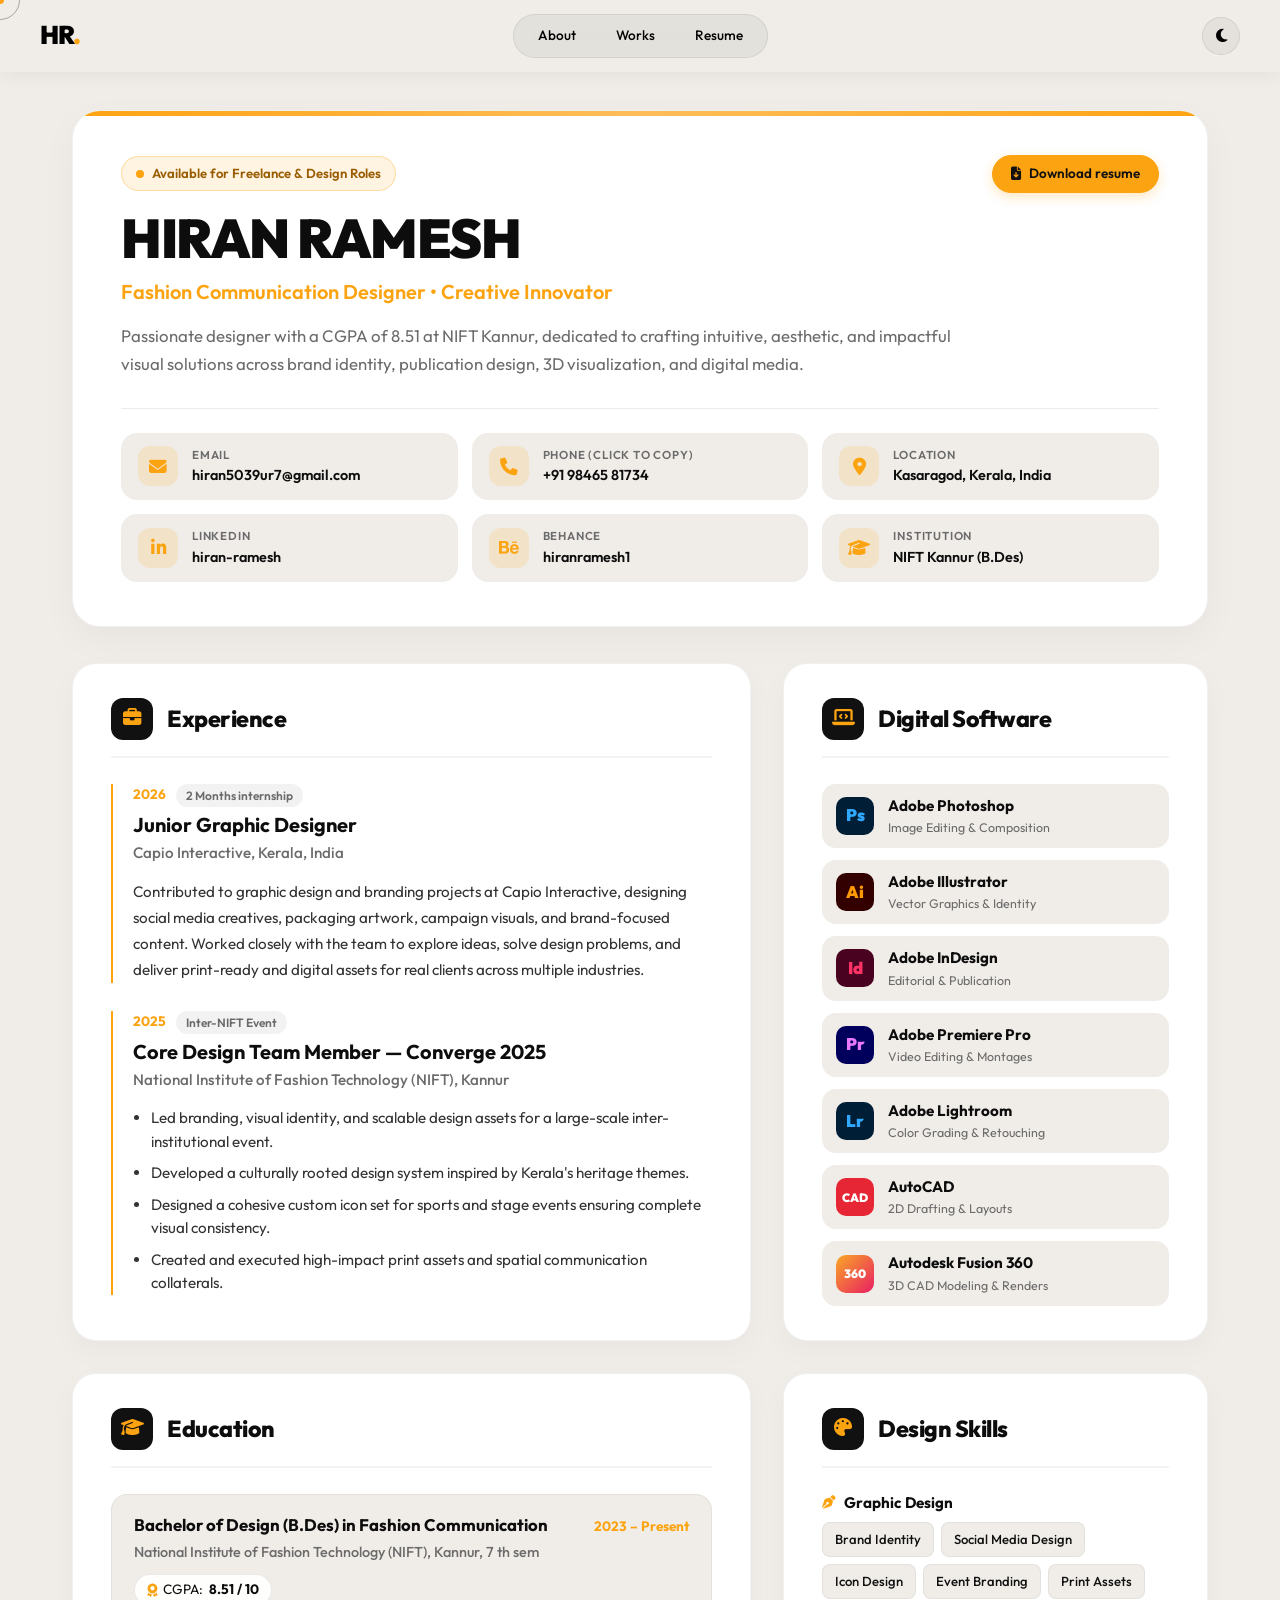
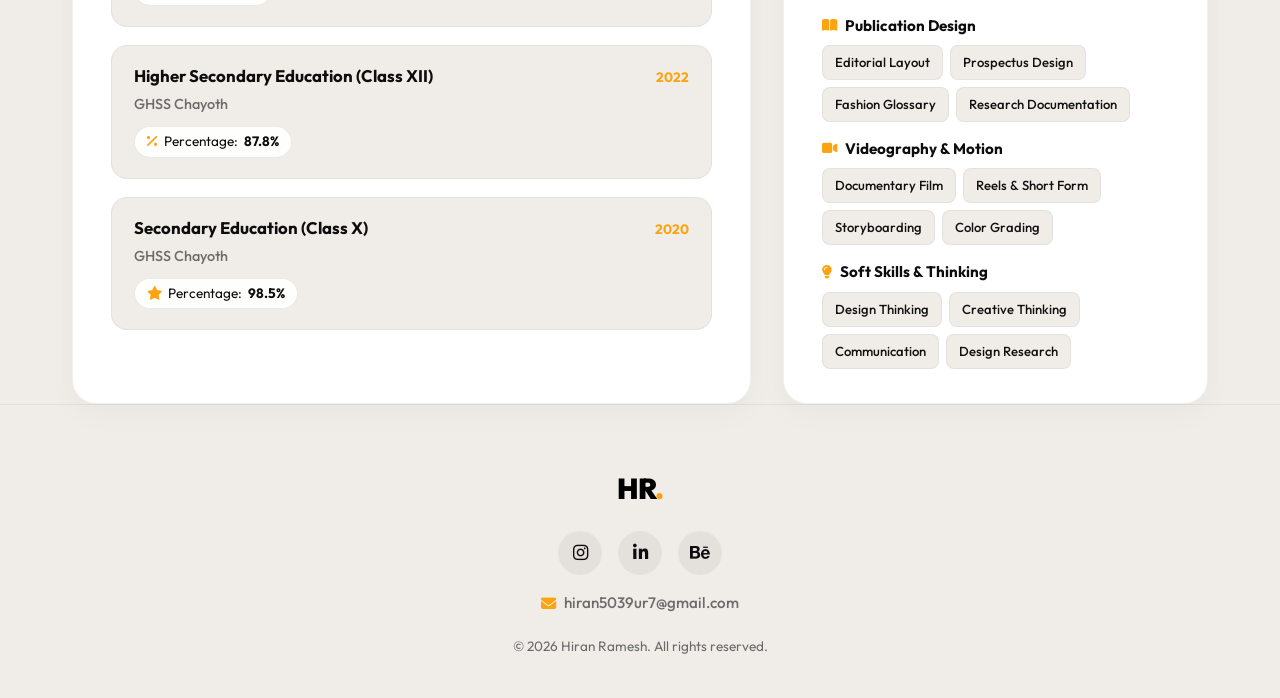
<file: resume.html>
<!DOCTYPE html>
<html lang="en">

<head>
    <meta charset="UTF-8">
    <meta name="viewport" content="width=device-width, initial-scale=1.0">
    <title>Hiran Ramesh | Resume &amp; Curriculum Vitae</title>
    <meta name="description"
        content="Resume of Hiran Ramesh - Fashion Communication Designer, Creative Strategist, and Visual Innovator at NIFT Kannur.">
    <meta name="theme-color" content="#f0ede8">
    <meta property="og:title" content="Hiran Ramesh | Resume &amp; Curriculum Vitae">
    <meta property="og:description"
        content="Portfolio &amp; Resume of Hiran Ramesh, Fashion Communication Designer at NIFT Kannur.">
    <meta property="og:type" content="website">

    <link rel="stylesheet" href="style.css">
    <link rel="preconnect" href="https://fonts.googleapis.com">
    <link rel="preconnect" href="https://fonts.gstatic.com" crossorigin>
    <link href="https://fonts.googleapis.com/css2?family=Outfit:wght@300;400;500;600;700;800;900&display=swap"
        rel="stylesheet">
    <link rel="stylesheet" href="https://cdnjs.cloudflare.com/ajax/libs/font-awesome/6.4.0/css/all.min.css">
    <!-- Theme Initialization (Prevents flash of wrong theme) -->
    <script>
        (function () {
            const savedTheme = localStorage.getItem('portfolio-theme');
            const prefersDark = window.matchMedia && window.matchMedia('(prefers-color-scheme: dark)').matches;
            if (savedTheme === 'dark' || (!savedTheme && prefersDark)) {
                document.documentElement.setAttribute('data-theme', 'dark');
            } else {
                document.documentElement.setAttribute('data-theme', 'light');
            }
        })();
    </script>
</head>

<body class="resume-page-body">
    <!-- Custom Cursor -->
    <div class="cursor-dot" data-cursor-dot></div>
    <div class="cursor-outline" data-cursor-outline></div>

    <!-- Navigation Bar -->
    <nav class="hero-navbar scrolled">
        <div class="hero-nav-inner">
            <a href="index.html" class="logo">HR<span>.</span></a>
            <ul class="hero-nav-links">
                <li><a href="about.html">About</a></li>
                <li><a href="index.html#works">Works</a></li>
                <li><a href="resume.html" class="resume-btn active">Resume</a></li>
            </ul>
            <div class="nav-right-actions">
                <button class="dark-mode-toggle" id="darkModeToggle" aria-label="Toggle dark mode" title="Toggle dark mode">
                    <i class="fa-solid fa-moon"></i>
                </button>
                <button class="hamburger" aria-label="Toggle navigation menu">
                    <span class="bar"></span>
                    <span class="bar"></span>
                    <span class="bar"></span>
                </button>
            </div>
        </div>
    </nav>

    <!-- Main Container -->
    <main class="resume-main-wrapper">
        <div class="container resume-content-container">

            <!-- Header Profile Card -->
            <header class="resume-header-card">
                <div class="resume-header-main">
                    <div class="resume-header-titles">
                        <div class="resume-header-top-row">
                            <div class="resume-status-badge">
                                <span class="pulse-dot"></span> Available for Freelance &amp; Design Roles
                            </div>
                            <a href="Hiran_Ramesh_Resume.pdf?v=2" download="Hiran_Ramesh_Resume.pdf" target="_blank" rel="noopener noreferrer" class="btn-resume-action primary" title="Download PDF Version">
                                <i class="fa-solid fa-file-arrow-down"></i> Download resume
                            </a>
                        </div>
                        <h1 class="resume-name">HIRAN RAMESH</h1>
                        <p class="resume-tagline">Fashion Communication Designer &bull; Creative Innovator</p>
                        <p class="resume-bio">
                            Passionate designer with a CGPA of 8.51 at NIFT Kannur, dedicated to crafting intuitive, aesthetic, and impactful visual solutions across brand identity, publication design, 3D visualization, and digital media.
                        </p>
                    </div>

                    <!-- Contact Details Matrix -->
                    <div class="resume-contact-matrix">
                        <a href="mailto:hiran5039ur7@gmail.com" class="resume-contact-item">
                            <div class="contact-item-icon"><i class="fa-solid fa-envelope"></i></div>
                            <div class="contact-item-info">
                                <span class="label">Email</span>
                                <span class="val">hiran5039ur7@gmail.com</span>
                            </div>
                        </a>
                        <div class="resume-contact-item clickable-phone" id="copyPhoneResume" role="button" tabindex="0" title="Click to copy phone number">
                            <div class="contact-item-icon"><i class="fa-solid fa-phone"></i></div>
                            <div class="contact-item-info">
                                <span class="label">Phone (Click to copy)</span>
                                <span class="val">+91 98465 81734</span>
                            </div>
                        </div>
                        <div class="resume-contact-item">
                            <div class="contact-item-icon"><i class="fa-solid fa-location-dot"></i></div>
                            <div class="contact-item-info">
                                <span class="label">Location</span>
                                <span class="val">Kasaragod, Kerala, India</span>
                            </div>
                        </div>
                        <a href="https://www.linkedin.com/in/hiran-ramesh-b603812b6" target="_blank" rel="noopener noreferrer" class="resume-contact-item">
                            <div class="contact-item-icon"><i class="fa-brands fa-linkedin-in"></i></div>
                            <div class="contact-item-info">
                                <span class="label">LinkedIn</span>
                                <span class="val">hiran-ramesh</span>
                            </div>
                        </a>
                        <a href="https://www.behance.net/hiranramesh1" target="_blank" rel="noopener noreferrer" class="resume-contact-item">
                            <div class="contact-item-icon"><i class="fa-brands fa-behance"></i></div>
                            <div class="contact-item-info">
                                <span class="label">Behance</span>
                                <span class="val">hiranramesh1</span>
                            </div>
                        </a>
                        <div class="resume-contact-item">
                            <div class="contact-item-icon"><i class="fa-solid fa-graduation-cap"></i></div>
                            <div class="contact-item-info">
                                <span class="label">Institution</span>
                                <span class="val">NIFT Kannur (B.Des)</span>
                            </div>
                        </div>
                    </div>
                </div>
            </header>

            <!-- Resume Two-Column Grid -->
            <div class="resume-layout-grid">

                <!-- Left / Primary Column -->
                <div class="resume-column-primary">

                    <!-- Experience Section -->
                    <section class="resume-card-block">
                        <div class="resume-block-header">
                            <div class="block-icon"><i class="fa-solid fa-briefcase"></i></div>
                            <h2>Experience</h2>
                        </div>
                        <div class="resume-timeline">

                            <!-- Internship -->
                            <div class="resume-timeline-item">
                                <div class="timeline-meta">
                                    <span class="timeline-date">2026</span>
                                    <span class="timeline-type-pill">2 Months internship</span>
                                </div>
                                <h3 class="timeline-role">Junior Graphic Designer</h3>
                                <div class="timeline-org">Capio Interactive, Kerala, India</div>
                                <p class="timeline-desc">
                                    Contributed to graphic design and branding projects at Capio Interactive, designing social media creatives, packaging artwork, campaign visuals, and brand-focused content. Worked closely with the team to explore ideas, solve design problems, and deliver print-ready and digital assets for real clients across multiple industries.
                                </p>
                            </div>

                            <!-- Converge 2025 -->
                            <div class="resume-timeline-item">
                                <div class="timeline-meta">
                                    <span class="timeline-date">2025</span>
                                    <span class="timeline-type-pill">Inter-NIFT Event</span>
                                </div>
                                <h3 class="timeline-role">Core Design Team Member &mdash; Converge 2025</h3>
                                <div class="timeline-org">National Institute of Fashion Technology (NIFT), Kannur</div>
                                <ul class="timeline-bullets">
                                    <li>Led branding, visual identity, and scalable design assets for a large-scale inter-institutional event.</li>
                                    <li>Developed a culturally rooted design system inspired by Kerala's heritage themes.</li>
                                    <li>Designed a cohesive custom icon set for sports and stage events ensuring complete visual consistency.</li>
                                    <li>Created and executed high-impact print assets and spatial communication collaterals.</li>
                                </ul>
                            </div>

                        </div>
                    </section>


                    <!-- Education Section -->
                    <section class="resume-card-block">
                        <div class="resume-block-header">
                            <div class="block-icon"><i class="fa-solid fa-graduation-cap"></i></div>
                            <h2>Education</h2>
                        </div>
                        <div class="resume-education-list">

                            <!-- Degree -->
                            <div class="resume-edu-item">
                                <div class="edu-top">
                                    <h3 class="edu-degree">Bachelor of Design (B.Des) in Fashion Communication</h3>
                                    <span class="edu-year">2023 &ndash; Present</span>
                                </div>
                                <div class="edu-institute">National Institute of Fashion Technology (NIFT), Kannur, 7 th sem</div>
                                <div class="edu-score-badge">
                                    <i class="fa-solid fa-award"></i> CGPA: <strong>8.51 / 10</strong>
                                </div>
                            </div>

                            <!-- Higher Secondary -->
                            <div class="resume-edu-item">
                                <div class="edu-top">
                                    <h3 class="edu-degree">Higher Secondary Education (Class XII)</h3>
                                    <span class="edu-year">2022</span>
                                </div>
                                <div class="edu-institute">GHSS Chayoth</div>
                                <div class="edu-score-badge">
                                    <i class="fa-solid fa-percent"></i> Percentage: <strong>87.8%</strong>
                                </div>
                            </div>

                            <!-- Secondary -->
                            <div class="resume-edu-item">
                                <div class="edu-top">
                                    <h3 class="edu-degree">Secondary Education (Class X)</h3>
                                    <span class="edu-year">2020</span>
                                </div>
                                <div class="edu-institute">GHSS Chayoth</div>
                                <div class="edu-score-badge">
                                    <i class="fa-solid fa-star"></i> Percentage: <strong>98.5%</strong>
                                </div>
                            </div>

                        </div>
                    </section>

                </div>

                <!-- Right / Secondary Column -->
                <div class="resume-column-secondary">

                    <!-- Digital Software & Tools -->
                    <section class="resume-card-block">
                        <div class="resume-block-header">
                            <div class="block-icon"><i class="fa-solid fa-laptop-code"></i></div>
                            <h2>Digital Software</h2>
                        </div>
                        <div class="software-skills-grid">
                            <div class="software-badge-item">
                                <span class="sw-chip adobe-ps">Ps</span>
                                <div class="sw-meta">
                                    <span class="sw-title">Adobe Photoshop</span>
                                    <span class="sw-sub">Image Editing &amp; Composition</span>
                                </div>
                            </div>
                            <div class="software-badge-item">
                                <span class="sw-chip adobe-ai">Ai</span>
                                <div class="sw-meta">
                                    <span class="sw-title">Adobe Illustrator</span>
                                    <span class="sw-sub">Vector Graphics &amp; Identity</span>
                                </div>
                            </div>
                            <div class="software-badge-item">
                                <span class="sw-chip adobe-id">Id</span>
                                <div class="sw-meta">
                                    <span class="sw-title">Adobe InDesign</span>
                                    <span class="sw-sub">Editorial &amp; Publication</span>
                                </div>
                            </div>
                            <div class="software-badge-item">
                                <span class="sw-chip adobe-pr">Pr</span>
                                <div class="sw-meta">
                                    <span class="sw-title">Adobe Premiere Pro</span>
                                    <span class="sw-sub">Video Editing &amp; Montages</span>
                                </div>
                            </div>
                            <div class="software-badge-item">
                                <span class="sw-chip adobe-lr">Lr</span>
                                <div class="sw-meta">
                                    <span class="sw-title">Adobe Lightroom</span>
                                    <span class="sw-sub">Color Grading &amp; Retouching</span>
                                </div>
                            </div>
                            <div class="software-badge-item">
                                <span class="sw-chip tool-cad">CAD</span>
                                <div class="sw-meta">
                                    <span class="sw-title">AutoCAD</span>
                                    <span class="sw-sub">2D Drafting &amp; Layouts</span>
                                </div>
                            </div>
                            <div class="software-badge-item">
                                <span class="sw-chip tool-fusion">360</span>
                                <div class="sw-meta">
                                    <span class="sw-title">Autodesk Fusion 360</span>
                                    <span class="sw-sub">3D CAD Modeling &amp; Renders</span>
                                </div>
                            </div>
                        </div>
                    </section>

                    <!-- Design Skills & Areas of Expertise -->
                    <section class="resume-card-block">
                        <div class="resume-block-header">
                            <div class="block-icon"><i class="fa-solid fa-palette"></i></div>
                            <h2>Design Skills</h2>
                        </div>
                        
                        <div class="skill-category-group">
                            <h4 class="category-heading"><i class="fa-solid fa-pen-nib"></i> Graphic Design</h4>
                            <div class="category-tags">
                                <span>Brand Identity</span>
                                <span>Social Media Design</span>
                                <span>Icon Design</span>
                                <span>Event Branding</span>
                                <span>Print Assets</span>
                            </div>
                        </div>

                        <div class="skill-category-group">
                            <h4 class="category-heading"><i class="fa-solid fa-book-open"></i> Publication Design</h4>
                            <div class="category-tags">
                                <span>Editorial Layout</span>
                                <span>Prospectus Design</span>
                                <span>Fashion Glossary</span>
                                <span>Research Documentation</span>
                            </div>
                        </div>

                        <div class="skill-category-group">
                            <h4 class="category-heading"><i class="fa-solid fa-video"></i> Videography &amp; Motion</h4>
                            <div class="category-tags">
                                <span>Documentary Film</span>
                                <span>Reels &amp; Short Form</span>
                                <span>Storyboarding</span>
                                <span>Color Grading</span>
                            </div>
                        </div>

                        <div class="skill-category-group">
                            <h4 class="category-heading"><i class="fa-solid fa-lightbulb"></i> Soft Skills &amp; Thinking</h4>
                            <div class="category-tags">
                                <span>Design Thinking</span>
                                <span>Creative Thinking</span>
                                <span>Communication</span>
                                <span>Design Research</span>
                            </div>
                        </div>
                    </section>

                </div>

            </div>

        </div>

    </main>

    <!-- Footer (same as index page) -->
    <footer>
        <div class="container footer-container">
            <div class="footer-logo">HR<span>.</span></div>
            <div class="footer-social">
                <a href="https://www.instagram.com/hiran_r_7?igsh=ZmttM2VwenZwdDdz&utm_source=qr-instagram"
                    target="_blank" rel="noopener noreferrer" aria-label="Instagram"><i
                        class="fa-brands fa-instagram"></i></a>
                <a href="https://www.linkedin.com/in/hiran-ramesh-b603812b6?utm_source=share_via&utm_content=profile&utm_medium=member_ios-linkedin"
                    target="_blank" rel="noopener noreferrer" aria-label="LinkedIn"><i
                        class="fa-brands fa-linkedin-in"></i></a>
                <a href="https://www.behance.net/hiranramesh1" target="_blank" rel="noopener noreferrer"
                    aria-label="Behance"><i class="fa-brands fa-behance"></i></a>
            </div>
            <div class="footer-email">
                <a href="mailto:hiran5039ur7@gmail.com"><i class="fa-solid fa-envelope"></i> hiran5039ur7@gmail.com</a>
            </div>
            <p class="copyright">&copy; 2026 Hiran Ramesh. All rights reserved.</p>
        </div>
    </footer>

    <!-- Copy Phone Toast Notification -->
    <div class="copy-toast" id="copyToast" aria-live="polite">
        <i class="fa-solid fa-check"></i> Number copied!
    </div>

    <!-- Scripts -->
    <script>
        // Custom Cursor Logic
        const cursorDot = document.querySelector('[data-cursor-dot]');
        const cursorOutline = document.querySelector('[data-cursor-outline]');

        if (window.matchMedia("(pointer: fine)").matches) {
            window.addEventListener('mousemove', (e) => {
                const posX = e.clientX;
                const posY = e.clientY;

                if (cursorDot) {
                    cursorDot.style.left = `${posX}px`;
                    cursorDot.style.top = `${posY}px`;
                }

                if (cursorOutline) {
                    cursorOutline.animate({
                        left: `${posX}px`,
                        top: `${posY}px`
                    }, { duration: 400, fill: "forwards" });
                }
            });

            // Hover effect for interactables
            const interactables = document.querySelectorAll('a, button, [role="button"], .resume-edu-item');
            interactables.forEach(link => {
                link.addEventListener('mouseenter', () => {
                    if (cursorOutline) {
                        cursorOutline.style.width = '55px';
                        cursorOutline.style.height = '55px';
                        cursorOutline.style.backgroundColor = 'rgba(252, 163, 17, 0.1)';
                    }
                });
                link.addEventListener('mouseleave', () => {
                    if (cursorOutline) {
                        cursorOutline.style.width = '40px';
                        cursorOutline.style.height = '40px';
                        cursorOutline.style.backgroundColor = 'transparent';
                    }
                });
            });
        }

        // Mobile Hamburger Toggle
        const hamburger = document.querySelector('.hamburger');
        const navLinks = document.querySelector('.hero-nav-links');

        if (hamburger && navLinks) {
            hamburger.addEventListener('click', () => {
                hamburger.classList.toggle('active');
                navLinks.classList.toggle('active');
            });

            document.querySelectorAll('.hero-nav-links a').forEach(n => n.addEventListener('click', () => {
                hamburger.classList.remove('active');
                navLinks.classList.remove('active');
            }));
        }

        // Copy Phone to Clipboard Logic
        (function () {
            const toast = document.getElementById('copyToast');
            const phoneNumber = '+919846581734';
            let toastTimer;

            function showToast() {
                if (!toast) return;
                clearTimeout(toastTimer);
                toast.classList.add('show');
                toastTimer = setTimeout(() => toast.classList.remove('show'), 2200);
            }

            function copyPhone() {
                if (navigator.clipboard && navigator.clipboard.writeText) {
                    navigator.clipboard.writeText(phoneNumber)
                        .then(showToast)
                        .catch(() => fallbackCopy());
                } else {
                    fallbackCopy();
                }
            }

            function fallbackCopy() {
                const ta = document.createElement('textarea');
                ta.value = phoneNumber;
                ta.style.position = 'fixed';
                ta.style.opacity = '0';
                document.body.appendChild(ta);
                ta.select();
                try {
                    document.execCommand('copy');
                    showToast();
                } catch (err) {
                    console.error('Copy failed', err);
                }
                document.body.removeChild(ta);
            }

            const phoneBtn = document.getElementById('copyPhoneResume');
            if (phoneBtn) {
                phoneBtn.addEventListener('click', copyPhone);
                phoneBtn.addEventListener('keydown', e => {
                    if (e.key === 'Enter' || e.key === ' ') {
                        e.preventDefault();
                        copyPhone();
                    }
                });
            }
        })();
    </script>
    <script src="script.js"></script>
</body>

</html>
</file>
<file: style.css>
/* --- CSS Variables & Theming --- */
:root {
    /* Colors */
    --bg-color: #f0ede8;
    --bg-secondary: #e8e4dc;
    --bg-tertiary: #dfdad0;

    --primary-color: #fca311;
    --primary-color-hover: #e5940e;

    --text-primary: #0d0d0d;
    --text-secondary: #6b6b6b;

    --border-color: rgba(0, 0, 0, 0.08);
    --card-bg: rgba(255, 255, 255, 0.6);

    /* Hero light palette */
    --hero-bg: #ffffff;
    --hero-text: #000000;
    --hero-muted: #000000;
    --hero-accent: #fca311;

    /* Typography */
    --font-main: 'Outfit', sans-serif;
    --font-heading: 'Outfit', sans-serif;

    /* Transitions */
    --transition: all 0.3s cubic-bezier(0.25, 0.8, 0.25, 1);
}

/* --- Dark Theme Variables --- */
[data-theme="dark"] {
    --bg-color: #0f1013;
    --bg-secondary: #17181e;
    --bg-tertiary: #20222a;

    --primary-color: #fca311;
    --primary-color-hover: #ffb833;

    --text-primary: #f5f5f7;
    --text-secondary: #9ea3ae;

    --border-color: rgba(255, 255, 255, 0.09);
    --card-bg: rgba(23, 24, 30, 0.72);

    /* Hero dark palette */
    --hero-bg: #0f1013;
    --hero-text: #ffffff;
    --hero-muted: #d4d4d8;
    --hero-accent: #fca311;
}

/* --- Base Reset --- */
* {
    margin: 0;
    padding: 0;
    box-sizing: border-box;
}

html {
    font-size: 16px;
    scrollbar-width: thin;
    scrollbar-color: var(--primary-color) rgba(0, 0, 0, 0.08);
}

/* --- Uniform Global Scrollbars --- */
::-webkit-scrollbar {
    width: 10px;
    height: 10px;
}

::-webkit-scrollbar-track {
    background: rgba(0, 0, 0, 0.05);
}

::-webkit-scrollbar-thumb {
    background: rgba(0, 0, 0, 0.22);
    border-radius: 8px;
    border: 2px solid transparent;
    background-clip: padding-box;
    transition: background 0.25s ease;
}

::-webkit-scrollbar-thumb:hover {
    background: var(--primary-color);
}

body {
    background-color: var(--bg-color);
    color: var(--text-primary);
    font-family: var(--font-main);
    line-height: 1.6;
    overflow-x: hidden;
}

ul {
    list-style: none;
}

a {
    text-decoration: none;
    color: inherit;
    transition: var(--transition);
}

/* --- Custom Cursor --- */
.cursor-dot {
    width: 8px;
    height: 8px;
    background-color: var(--primary-color);
    border-radius: 50%;
    position: fixed;
    top: 0;
    left: 0;
    transform: translate(-50%, -50%);
    pointer-events: none;
    z-index: 9999;
    transition: width 0.2s, height 0.2s;
}

.cursor-outline {
    width: 40px;
    height: 40px;
    border: 1px solid rgba(0, 0, 0, 0.3);
    border-radius: 50%;
    position: fixed;
    top: 0;
    left: 0;
    transform: translate(-50%, -50%);
    pointer-events: none;
    z-index: 9998;
    transition: width 0.2s, height 0.2s, background-color 0.2s, border-color 0.2s;
}

/* --- Typography & Utilities --- */
h1,
h2,
h3,
h4 {
    font-family: var(--font-main);
    font-weight: 700;
    line-height: 1.2;
}

.container {
    max-width: 1200px;
    margin: 0 auto;
    padding: 0 2rem;
}

.section-padding {
    padding: 100px 0;
}

.section-header {
    text-align: center;
    margin-bottom: 60px;
    display: flex;
    flex-direction: column;
    align-items: center;
}

.section-title {
    font-size: clamp(3rem, 6vw, 4.5rem);
    font-weight: 900;
    text-transform: uppercase;
    letter-spacing: -2px;
    margin-bottom: 10px;
    line-height: 1;
}

.section-title span {
    color: var(--primary-color);
}

.section-subtitle {
    color: var(--text-secondary);
    font-size: 1.1rem;
    text-transform: uppercase;
    letter-spacing: 2px;
}

/* Buttons */
.btn-primary {
    display: inline-flex;
    align-items: center;
    gap: 10px;
    background-color: var(--primary-color);
    color: #111;
    padding: 16px 32px;
    border-radius: 50px;
    font-weight: 600;
    font-size: 1rem;
    border: none;
    cursor: pointer;
    transition: var(--transition);
}

.btn-primary:hover {
    background-color: var(--primary-color-hover);
    transform: translateY(-3px);
    box-shadow: 0 10px 20px rgba(252, 163, 17, 0.2);
}

.btn-primary-sm {
    background-color: transparent;
    color: var(--primary-color);
    padding: 10px 24px;
    border-radius: 50px;
    border: 2px solid var(--primary-color);
    font-weight: 500;
}

.btn-primary-sm:hover {
    background-color: var(--primary-color);
    color: #111;
}

/* ============================================
   HERO NAVBAR (pill-style, light bg)
   ============================================ */
.hero-navbar {
    position: fixed;
    top: 0;
    width: 100%;
    z-index: 1000;
    padding: 14px 40px;
    display: flex;
    align-items: center;
    justify-content: space-between;
    background: transparent;
    transition: background 0.4s ease, box-shadow 0.4s ease, transform 0.35s ease;
}

.hero-navbar.nav-hidden {
    transform: translateY(-110%);
}

.hero-navbar.scrolled {
    background: var(--bg-color);
    box-shadow: 0 2px 20px rgba(0, 0, 0, 0.08);
}

.hero-nav-inner {
    display: grid;
    grid-template-columns: 1fr auto 1fr;
    align-items: center;
    width: 100%;
    max-width: 1280px;
    margin: 0 auto;
}

/* Logo */
.hero-navbar .logo {
    justify-self: start;
    font-size: 1.6rem;
    font-family: var(--font-main);
    font-weight: 900;
    letter-spacing: -1.5px;
    color: var(--hero-text);
    z-index: 2;
    transition: color 0.3s ease;
}

.hero-navbar .logo span {
    color: var(--hero-accent);
}

/* Pill nav links - centered */
.hero-nav-links {
    justify-self: center;
    display: flex;
    align-items: center;
    gap: 4px;
    list-style: none;
    background: rgba(0, 0, 0, 0.05);
    border: 1px solid var(--border-color);
    border-radius: 50px;
    padding: 4px 6px;
    backdrop-filter: blur(8px);
    -webkit-backdrop-filter: blur(8px);
    transition: background 0.3s ease, border-color 0.3s ease, box-shadow 0.3s ease;
}

.hero-nav-links li a {
    display: block;
    padding: 6px 18px;
    border-radius: 50px;
    font-size: 0.85rem;
    font-weight: 500;
    color: var(--hero-text);
    transition: background 0.25s ease, color 0.25s ease, transform 0.2s ease;
    white-space: nowrap;
}

.hero-nav-links li a:hover {
    background: rgba(0, 0, 0, 0.08);
}

.hero-nav-links li a.active {
    background: var(--hero-text);
    color: var(--hero-bg);
}

/* Right Actions Container */
.nav-right-actions {
    justify-self: end;
    display: flex;
    align-items: center;
    gap: 10px;
}

/* Dark Mode Toggle Button */
.dark-mode-toggle {
    display: inline-flex;
    align-items: center;
    justify-content: center;
    width: 38px;
    height: 38px;
    border-radius: 50%;
    background: rgba(0, 0, 0, 0.05);
    border: 1px solid var(--border-color);
    color: var(--hero-text);
    cursor: pointer;
    font-size: 0.95rem;
    transition: background 0.25s ease, transform 0.25s ease, border-color 0.25s ease, color 0.25s ease, box-shadow 0.25s ease;
    outline: none;
    flex-shrink: 0;
}

.dark-mode-toggle:hover {
    background: rgba(0, 0, 0, 0.1);
    transform: scale(1.08);
    border-color: var(--primary-color);
    color: var(--primary-color);
}

.dark-mode-toggle:active {
    transform: scale(0.95);
}

/* Hamburger (dark on light bg) */
.hamburger {
    display: none;
    cursor: pointer;
    z-index: 1001;
    background: none;
    border: none;
    padding: 8px;
}

.hamburger .bar {
    display: block;
    width: 25px;
    height: 2.5px;
    margin: 5px auto;
    background-color: var(--hero-text);
    border-radius: 4px;
    transition: var(--transition);
}

/* ============================================
   HERO SECTION — MAIN
   ============================================ */
.hero {
    min-height: 100vh;
    background: var(--hero-bg);
    display: flex;
    flex-direction: column;
    align-items: center;
    justify-content: center;
    position: relative;
    overflow: hidden;
    padding: 120px 40px 80px;
}

/* ============================================
   HERO SVG BLOB BACKGROUND
   ============================================ */
#hero-blob-svg {
    position: absolute;
    inset: 0;
    width: 100%;
    height: 100%;
    pointer-events: none;
    z-index: 1;
    opacity: 0;
    transition: opacity 0.3s ease;
    will-change: transform, opacity;
    transform: translateZ(0);
}

/* Magnetic Hover Utilities */
[data-magnetic] {
    transition: text-shadow 0.3s ease, box-shadow 0.3s ease;
}

[data-magnetic].magnetic-hover {
    text-shadow: 0 0 20px rgba(0, 0, 0, 0.15);
}

.hero-cta-btn[data-magnetic].magnetic-hover {
    box-shadow: 0 15px 35px rgba(0, 0, 0, 0.15);
}

/* ============================================
   HERO TEXT BLOCK
   ============================================ */
.hero-text-block {
    position: relative;
    z-index: 3;
    text-align: center;
    display: flex;
    flex-direction: column;
    align-items: center;
    gap: 0;
    pointer-events: none;
    mix-blend-mode: difference;
}

.hero-eyebrow {
    font-size: 0.95rem;
    font-weight: 500;
    letter-spacing: 3px;
    text-transform: uppercase;
    color: #ffffff;
    margin-bottom: 10px;
}

.hero-name {
    font-family: var(--font-main);
    font-size: clamp(5rem, 14vw, 13rem);
    font-weight: 900;
    line-height: 0.88;
    letter-spacing: -4px;
    color: #ffffff;
    text-transform: uppercase;
    margin: 0;
    pointer-events: auto;
}

.hero-role {
    font-size: 1rem;
    font-weight: 400;
    color: #ffffff;
    margin-top: 24px;
    letter-spacing: 0.5px;
    pointer-events: auto;
}

.hero-desc {
    font-size: 0.95rem;
    color: #ffffff;
    margin-top: 10px;
    line-height: 1.7;
    pointer-events: auto;
}

.hero-cta-wrap {
    margin-top: 28px;
    pointer-events: auto;
}

.hero-cta-btn {
    display: inline-flex;
    align-items: center;
    gap: 10px;
    background: #ffffff;
    color: #000000;
    padding: 16px 36px;
    border-radius: 50px;
    font-size: 0.95rem;
    font-weight: 600;
    letter-spacing: 0.3px;
    transition: transform 0.25s ease, box-shadow 0.3s ease;
    pointer-events: auto;
}

.hero-cta-btn:hover {
    transform: translateY(-3px);
    box-shadow: 0 14px 32px rgba(0, 0, 0, 0.2);
}

.hero-cta-btn i {
    transition: transform 0.3s ease;
}

.hero-cta-btn:hover i {
    transform: translateX(5px);
}

/* ============================================
   HERO BOTTOM BAR
   ============================================ */
.hero-bottom-bar {
    position: absolute;
    bottom: 30px;
    left: 40px;
    right: 40px;
    display: flex;
    align-items: center;
    justify-content: space-between;
    z-index: 5;
    pointer-events: auto;
    mix-blend-mode: difference;
}

.hero-news {
    display: flex;
    align-items: center;
    gap: 8px;
    font-size: 0.82rem;
    color: #ffffff;
    max-width: 60%;
    overflow: hidden;
}

.news-dot {
    width: 7px;
    height: 7px;
    border-radius: 50%;
    background: #ffffff;
    flex-shrink: 0;
}

.news-label {
    font-weight: 700;
    color: #ffffff;
    white-space: nowrap;
    flex-shrink: 0;
}

.news-text {
    white-space: nowrap;
    overflow: hidden;
    text-overflow: ellipsis;
}

.hero-social-bar {
    display: flex;
    align-items: center;
    gap: 22px;
    flex-shrink: 0;
}

.hero-social-bar a {
    font-size: 0.85rem;
    font-weight: 600;
    color: #ffffff;
    letter-spacing: 0.3px;
    position: relative;
}

/* --- About Section --- */
.about {
    background-color: var(--bg-secondary);
}

.about-grid {
    max-width: 800px;
    margin: 0 auto;
    text-align: center;
    display: flex;
    flex-direction: column;
    align-items: center;
    position: relative; /* For absolute positioned stickers */
}

/* Adobe Stickers */
.adobe-stickers-container {
    position: absolute;
    inset: 0;
    pointer-events: none; /* Let clicks pass through empty areas */
}

.adobe-sticker {
    width: 70px;
    height: 70px;
    position: absolute;
    pointer-events: auto; /* Re-enable for the sticker itself */
    cursor: grab;
    background: #ffffff;
    padding: 6px;
    border-radius: 12px;
    box-shadow: 0 4px 10px rgba(0,0,0,0.25), inset 0 0 0 1px rgba(0,0,0,0.05);
    z-index: 10;
    transition: transform 0.25s cubic-bezier(0.34, 1.56, 0.64, 1), box-shadow 0.25s ease;
    user-select: none;
    -webkit-user-select: none;
    touch-action: none; /* Prevents scroll when dragging on mobile */
}

.adobe-sticker svg {
    width: 100%;
    height: 100%;
    display: block;
    border-radius: 6px;
}

.adobe-sticker.dragging {
    cursor: grabbing;
    /* Scale up and reduce rotation while moving */
    transform: scale(1.15) rotate(0deg) !important;
    box-shadow: 0 16px 32px rgba(0,0,0,0.4), inset 0 0 0 1px rgba(0,0,0,0.05);
    z-index: 100;
    transition: transform 0.1s ease, box-shadow 0.1s ease;
}

.about-text p {
    color: var(--text-secondary);
    font-size: 1.1rem;
    margin-bottom: 25px;
}

.about-cta-wrap {
    margin-top: 15px;
    position: relative;
    z-index: 20; /* Ensure it stays clickable above stickers */
}

.about-cta-btn {
    display: inline-flex;
    align-items: center;
    gap: 10px;
    background: transparent;
    color: var(--text-primary);
    border: 2px solid var(--text-primary);
    padding: 14px 32px;
    border-radius: 50px;
    font-family: var(--font-main);
    font-size: 0.95rem;
    font-weight: 600;
    letter-spacing: 0.3px;
    transition: all 0.25s ease;
    text-decoration: none;
    cursor: pointer;
}

.about-cta-btn:hover {
    background: var(--text-primary);
    color: var(--bg-color);
    transform: translateY(-3px);
    box-shadow: 0 10px 20px rgba(0, 0, 0, 0.1);
}

.about-cta-btn i {
    transition: transform 0.3s ease;
}

.about-cta-btn:hover i {
    transform: translateX(4px);
}

/* --- Portfolio Section --- */
.portfolio {
    padding: 100px 0;
    background-color: var(--bg-color);
}




.portfolio-grid {
    display: grid;
    grid-template-columns: repeat(3, 1fr);
    gap: 24px;
}

@media (min-width: 1280px) {
    .portfolio-grid {
        grid-template-columns: repeat(4, 1fr);
        gap: 20px;
    }
}

.new-card {
    text-decoration: none;
    display: block;
    cursor: pointer;
}

.portfolio-img {
    position: relative;
    border-radius: 14px;
    overflow: hidden;
    aspect-ratio: 16 / 9;
    background-color: var(--bg-tertiary);
    box-shadow: 0 6px 20px rgba(0, 0, 0, 0.08);
    transition: transform 0.35s cubic-bezier(0.25, 0.8, 0.25, 1), box-shadow 0.35s ease;
}

.new-card:hover .portfolio-img {
    transform: translateY(-5px);
    box-shadow: 0 16px 36px rgba(0, 0, 0, 0.18);
}

.portfolio-img img {
    width: 100%;
    height: 100%;
    object-fit: cover;
    display: block;
    transition: transform 0.6s cubic-bezier(0.25, 0.8, 0.25, 1);
}

.new-card:hover .portfolio-img img {
    transform: scale(1.06);
}

.card-overlay {
    position: absolute;
    inset: 0;
    background: linear-gradient(to top, rgba(0, 0, 0, 0.94) 0%, rgba(0, 0, 0, 0.72) 48%, rgba(0, 0, 0, 0.2) 80%, transparent 100%);
    display: flex;
    align-items: flex-end;
    padding: 20px 22px;
    opacity: 0;
    visibility: hidden;
    transition: opacity 0.35s cubic-bezier(0.25, 0.8, 0.25, 1), visibility 0.35s ease;
    pointer-events: none;
}

.card-text-container {
    display: flex;
    flex-direction: column;
    align-items: flex-start;
    width: 100%;
    gap: 6px;
    transform: translateY(12px);
    transition: transform 0.35s cubic-bezier(0.25, 0.8, 0.25, 1);
}

.new-card:hover .card-overlay {
    opacity: 1;
    visibility: visible;
}

.new-card:hover .card-text-container {
    transform: translateY(0);
}

@media (hover: none) {
    .card-overlay {
        opacity: 1;
        visibility: visible;
    }
    .card-text-container {
        transform: translateY(0);
    }
}

.card-title {
    color: #ffffff;
    font-family: var(--font-main);
    font-size: clamp(0.92rem, 1.1vw, 1.08rem);
    font-weight: 800;
    line-height: 1.25;
    text-transform: uppercase;
    margin: 0;
    letter-spacing: -0.2px;
    text-shadow: 0 2px 6px rgba(0, 0, 0, 0.7);
}

.card-desc {
    color: rgba(255, 255, 255, 0.9);
    font-size: clamp(0.74rem, 0.82vw, 0.82rem);
    line-height: 1.4;
    margin: 0;
    max-width: 100%;
    font-weight: 400;
    display: -webkit-box;
    -webkit-line-clamp: 2;
    -webkit-box-orient: vertical;
    overflow: hidden;
    text-shadow: 0 1px 4px rgba(0, 0, 0, 0.7);
}

.load-more-container {
    text-align: center;
    margin-top: 40px;
}

.btn-load-more {
    background-color: #ffffff;
    color: #000000;
    padding: 12px 32px;
    border-radius: 50px;
    font-size: 0.85rem;
    font-weight: 800;
    letter-spacing: 1px;
    text-transform: uppercase;
    border: none;
    cursor: pointer;
    transition: var(--transition);
}

.btn-load-more:hover {
    transform: translateY(-3px);
    box-shadow: 0 10px 20px rgba(255, 255, 255, 0.2);
}

@media (max-width: 900px) {
    .portfolio-grid {
        grid-template-columns: repeat(2, 1fr);
        gap: 16px;
    }
}

@media (max-width: 560px) {
    .portfolio-grid {
        grid-template-columns: 1fr;
        gap: 16px;
    }
}



/* --- Hobbies / Cinema Section --- */
.activities {
    background-color: var(--bg-color);
    position: relative;
    padding: 100px 0;
}

/* Full-width wrapper, no max-width constraint */
.hobbies-full {
    width: 100%;
    padding: 0 40px;
}

.hobbies-full .section-header {
    margin-bottom: 50px;
}

/* ── Ticker keyframes ── */
@keyframes marquee-left {
    from { transform: translateX(0); }
    to   { transform: translateX(-50%); }
}
@keyframes marquee-right {
    from { transform: translateX(-50%); }
    to   { transform: translateX(0); }
}

/* Ticker wrapper — overflow hidden, edge fade */
.movie-ticker-wrap {
    width: 100%;
    overflow: hidden;
    -webkit-mask-image: linear-gradient(to right, transparent 0%, black 6%, black 94%, transparent 100%);
    mask-image: linear-gradient(to right, transparent 0%, black 6%, black 94%, transparent 100%);
    padding: 12px 0;
    cursor: pointer;
    user-select: none;
    -webkit-user-select: none;
}

/* Pause on hover */
.movie-ticker-wrap:hover .movie-ticker {
    animation-play-state: paused;
}

/* Scrolling strip */
.movie-ticker {
    display: flex;
    gap: 16px;
    width: max-content;
    will-change: transform;
    animation: marquee-left 35s linear infinite;
}

/* Row 2 goes right */
.movie-ticker-wrap[data-row-id="gallery-row2"] .movie-ticker {
    animation-name: marquee-right;
    animation-duration: 45s;
}

/* Row gap */
.movie-ticker-wrap + .movie-ticker-wrap {
    margin-top: 16px;
}

/* Movie Cards — portrait format (4:5) */
.movie-card {
    position: relative;
    flex-shrink: 0;
    width: 220px;
    aspect-ratio: 4 / 5;
    border-radius: 16px;
    overflow: hidden;
    cursor: pointer;
    background-color: var(--bg-tertiary);
    box-shadow: 0 8px 24px rgba(0, 0, 0, 0.10);
    contain: paint layout;
    transition: transform 0.35s cubic-bezier(0.25, 0.8, 0.25, 1),
        box-shadow 0.35s ease;
}

.movie-card:hover {
    transform: translateY(-8px) scale(1.03);
    box-shadow: 0 20px 40px rgba(0, 0, 0, 0.18);
}

.movie-card img {
    width: 100%;
    height: 100%;
    object-fit: cover;
    display: block;
    transition: transform 0.5s cubic-bezier(0.25, 0.8, 0.25, 1);
}

.movie-card:hover img {
    transform: scale(1.08);
}





/* Toast notification (used for copying phone number) */
.copy-toast {
    position: fixed;
    bottom: 32px;
    left: 50%;
    transform: translateX(-50%) translateY(20px);
    background: var(--text-primary);
    color: var(--bg-color);
    padding: 12px 24px;
    border-radius: 50px;
    font-size: 0.9rem;
    font-weight: 500;
    display: flex;
    align-items: center;
    gap: 8px;
    z-index: 99999;
    opacity: 0;
    pointer-events: none;
    transition: opacity 0.3s ease, transform 0.3s ease;
    white-space: nowrap;
}

.copy-toast i {
    color: var(--primary-color);
}

.copy-toast.show {
    opacity: 1;
    transform: translateX(-50%) translateY(0);
}

/* --- Animations --- */
.fade-up {
    opacity: 0;
    transform: translateY(30px);
    transition: opacity 0.8s ease, transform 0.8s ease;
}

.fade-up.visible {
    opacity: 1;
    transform: translateY(0);
}

/* --- Responsive Design --- */

/* Tablet */
@media (max-width: 1024px) {
    .hero-navbar {
        padding: 18px 24px;
    }

    .hero-bottom-bar {
        left: 24px;
        right: 24px;
        bottom: 20px;
    }

    .hero-news {
        max-width: 55%;
    }
}

/* Mobile */
@media (max-width: 768px) {

    /* Hero navbar mobile */
    .hero-navbar {
        padding: 16px 20px;
    }

    .hero-nav-inner {
        display: flex;
        justify-content: space-between;
        align-items: center;
    }

    .nav-right-actions {
        display: flex;
        align-items: center;
        gap: 10px;
    }

    .hero-nav-links {
        position: fixed;
        left: -100%;
        top: 0;
        height: 100vh;
        width: 75%;
        max-width: 320px;
        flex-direction: column;
        background: var(--hero-bg);
        border-radius: 0 24px 24px 0;
        padding: 100px 30px 40px;
        gap: 8px;
        transition: left 0.35s cubic-bezier(0.25, 0.8, 0.25, 1);
        box-shadow: 8px 0 40px rgba(0, 0, 0, 0.12);
        z-index: 999;
        border: none;
        backdrop-filter: none;
    }

    .hero-nav-links.active {
        left: 0;
    }

    .hero-nav-links li a {
        font-size: 1.1rem;
        padding: 12px 20px;
    }

    .hamburger {
        display: block;
        z-index: 1002;
    }

    .hamburger.active .bar:nth-child(2) {
        opacity: 0;
    }

    .hamburger.active .bar:nth-child(1) {
        transform: translateY(7px) rotate(45deg);
    }

    .hamburger.active .bar:nth-child(3) {
        transform: translateY(-7px) rotate(-45deg);
    }

    /* Hero section mobile */
    .hero {
        padding: 100px 20px 120px;
    }

    #hero-blob-svg {
        opacity: 1 !important;
    }

    .hero-name {
        letter-spacing: -2px;
    }

    .hero-bottom-bar {
        left: 20px;
        right: 20px;
        bottom: 20px;
        flex-direction: column;
        align-items: flex-start;
        gap: 10px;
    }

    .hero-news {
        max-width: 100%;
    }

    .news-text {
        max-width: 220px;
    }

    .hero-social-bar {
        gap: 16px;
    }

    /* Rest of the page */
    .portfolio-grid {
        grid-template-columns: 1fr;
    }

    .timeline-item {
        width: 100%;
        padding-left: 0;
        padding-right: 0 !important;
        text-align: center !important;
    }

    .timeline-item:nth-child(odd),
    .timeline-item:nth-child(even) {
        align-self: center;
    }

    .timeline-item .timeline-dot,
    .timeline-item:nth-child(odd) .timeline-dot,
    .timeline-item:nth-child(even) .timeline-dot {
        display: none;
    }

    .timeline::before {
        display: none;
    }


    .movie-card {
        width: 160px;
        border-radius: 12px;
    }

    .movie-ticker {
        animation-duration: 22s !important;
    }

    .stats-grid {
        gap: 15px;
    }

    .stat-card {
        padding: 20px 10px;
    }

    .stat-card h3 {
        font-size: 2rem;
    }

    .section-title {
        font-size: 2.5rem;
    }

    .cursor-dot,
    .cursor-outline {
        display: none;
    }

    /* Folder nav mobile */
    .folder-nav {
        bottom: 24px;
        right: 20px;
    }

    .folder-trigger {
        width: 52px;
        height: 52px;
        border-radius: 16px;
    }

    .folder-panel {
        width: 260px;
        padding: 24px 20px 16px;
        bottom: 64px;
    }

    .folder-link {
        padding: 10px 12px;
    }

    .folder-link-text {
        font-size: 0.9rem;
    }
}

/* ============================================
   RESUME PAGE STYLES
   ============================================ */
.resume-page-body {
    background-color: var(--bg-color);
    color: var(--text-primary);
    min-height: 100vh;
}

.resume-main-wrapper {
    padding: 110px 0 0;
}

.resume-page-body .hero-navbar {
    background: rgba(240, 237, 232, 0.94);
    backdrop-filter: blur(12px);
    -webkit-backdrop-filter: blur(12px);
    box-shadow: 0 2px 20px rgba(0, 0, 0, 0.06);
}


/* Header Profile Card */
.resume-header-card {
    background: #ffffff;
    border-radius: 28px;
    padding: 44px 48px;
    margin-bottom: 36px;
    border: 1px solid rgba(0, 0, 0, 0.06);
    box-shadow: 0 12px 36px rgba(0, 0, 0, 0.04);
    position: relative;
    overflow: hidden;
}

.resume-header-card::before {
    content: '';
    position: absolute;
    top: 0;
    left: 0;
    right: 0;
    height: 5px;
    background: linear-gradient(90deg, var(--primary-color), #ffbd59, var(--primary-color));
}

/* Header top row: status badge + download button side by side */
.resume-header-top-row {
    display: flex;
    align-items: center;
    justify-content: space-between;
    flex-wrap: wrap;
    gap: 12px;
    margin-bottom: 16px;
}

.resume-header-top-row .resume-status-badge {
    margin-bottom: 0;
}

.btn-resume-action {
    display: inline-flex;
    align-items: center;
    gap: 8px;
    padding: 7px 18px;
    border-radius: 50px;
    font-size: 0.84rem;
    font-weight: 600;
    text-decoration: none;
    transition: var(--transition);
    cursor: pointer;
}

.btn-resume-action.primary {
    background: var(--primary-color);
    color: #111111;
    border: 1px solid var(--primary-color);
    box-shadow: 0 4px 12px rgba(252, 163, 17, 0.25);
}

.btn-resume-action.primary:hover {
    background: var(--primary-color-hover);
    transform: translateY(-2px);
    box-shadow: 0 6px 18px rgba(252, 163, 17, 0.35);
}

.resume-status-badge {
    display: inline-flex;
    align-items: center;
    gap: 8px;
    background: rgba(252, 163, 17, 0.12);
    color: #995c00;
    padding: 6px 14px;
    border-radius: 50px;
    font-size: 0.82rem;
    font-weight: 600;
    margin-bottom: 16px;
    border: 1px solid rgba(252, 163, 17, 0.3);
}

.resume-status-badge .pulse-dot {
    width: 8px;
    height: 8px;
    background-color: var(--primary-color);
    border-radius: 50%;
    animation: pulseDot 1.8s infinite;
}

.resume-name {
    font-size: clamp(2.4rem, 5vw, 3.4rem);
    font-weight: 900;
    letter-spacing: -1.5px;
    color: #0d0d0d;
    line-height: 1.1;
    margin-bottom: 8px;
}

.resume-tagline {
    font-size: 1.25rem;
    font-weight: 600;
    color: var(--primary-color);
    margin-bottom: 14px;
}

.resume-bio {
    font-size: 1.05rem;
    color: var(--text-secondary);
    max-width: 850px;
    line-height: 1.65;
    margin-bottom: 30px;
}

/* Contact Matrix */
.resume-contact-matrix {
    display: grid;
    grid-template-columns: repeat(3, 1fr);
    grid-auto-rows: 1fr;
    gap: 14px;
    padding-top: 24px;
    border-top: 1px solid rgba(0, 0, 0, 0.08);
    align-items: stretch;
}

.resume-contact-item {
    display: flex;
    align-items: center;
    gap: 14px;
    padding: 12px 16px;
    border-radius: 16px;
    background: var(--bg-color);
    border: 1px solid transparent;
    transition: var(--transition);
    height: 100%;
}

.resume-contact-item:hover,
.resume-contact-item.clickable-phone:hover {
    background: #ffffff;
    border-color: rgba(252, 163, 17, 0.4);
    transform: translateY(-2px);
    box-shadow: 0 6px 16px rgba(0, 0, 0, 0.04);
}

.resume-contact-item.clickable-phone {
    cursor: pointer;
}

.contact-item-icon {
    width: 40px;
    height: 40px;
    border-radius: 12px;
    background: rgba(252, 163, 17, 0.15);
    color: var(--primary-color);
    display: flex;
    align-items: center;
    justify-content: center;
    font-size: 1.1rem;
    flex-shrink: 0;
}

.contact-item-info {
    display: flex;
    flex-direction: column;
    overflow: hidden;
}

.contact-item-info .label {
    font-size: 0.72rem;
    text-transform: uppercase;
    letter-spacing: 0.8px;
    color: var(--text-secondary);
    font-weight: 600;
}

.contact-item-info .val {
    font-size: 0.9rem;
    font-weight: 600;
    color: var(--text-primary);
    word-break: break-word;
}

/* Resume Layout Grid */
.resume-layout-grid {
    display: grid;
    grid-template-columns: 1.6fr 1fr;
    gap: 32px;
}

.resume-column-primary,
.resume-column-secondary {
    display: contents;
}

.resume-column-primary > .resume-card-block:nth-child(1) {
    grid-column: 1;
    grid-row: 1;
}

.resume-column-primary > .resume-card-block:nth-child(2) {
    grid-column: 1;
    grid-row: 2;
}

.resume-column-secondary > .resume-card-block:nth-child(1) {
    grid-column: 2;
    grid-row: 1;
}

.resume-column-secondary > .resume-card-block:nth-child(2) {
    grid-column: 2;
    grid-row: 2;
}

.resume-card-block {
    background: #ffffff;
    border-radius: 24px;
    padding: 34px 38px;
    margin-bottom: 0;
    border: 1px solid rgba(0, 0, 0, 0.06);
    box-shadow: 0 10px 30px rgba(0, 0, 0, 0.03);
    transition: var(--transition);
    display: flex;
    flex-direction: column;
}

.resume-card-block:hover {
    box-shadow: 0 16px 40px rgba(0, 0, 0, 0.05);
}

.resume-block-header {
    display: flex;
    align-items: center;
    gap: 14px;
    margin-bottom: 26px;
    padding-bottom: 16px;
    border-bottom: 2px solid rgba(0, 0, 0, 0.05);
}

.resume-block-header .block-icon {
    width: 42px;
    height: 42px;
    border-radius: 12px;
    background: #111;
    color: var(--primary-color);
    display: flex;
    align-items: center;
    justify-content: center;
    font-size: 1.15rem;
}

.resume-block-header h2 {
    font-size: 1.45rem;
    font-weight: 800;
    letter-spacing: -0.5px;
    color: #0d0d0d;
}

/* Timeline (Experience) */
.resume-timeline {
    display: flex;
    flex-direction: column;
    gap: 28px;
}

.resume-timeline-item {
    position: relative;
    padding-left: 20px;
    border-left: 2.5px solid var(--primary-color);
}

.timeline-meta {
    display: flex;
    align-items: center;
    gap: 10px;
    margin-bottom: 6px;
}

.timeline-date {
    font-size: 0.85rem;
    font-weight: 700;
    color: var(--primary-color);
}

.timeline-type-pill {
    background: rgba(0, 0, 0, 0.05);
    color: var(--text-secondary);
    padding: 2px 10px;
    border-radius: 50px;
    font-size: 0.75rem;
    font-weight: 600;
}

.timeline-role {
    font-size: 1.25rem;
    font-weight: 700;
    color: #0d0d0d;
    margin-bottom: 4px;
}

.timeline-org {
    font-size: 0.95rem;
    color: var(--text-secondary);
    font-weight: 500;
    margin-bottom: 14px;
}

.timeline-bullets {
    list-style: disc;
    padding-left: 18px;
    display: flex;
    flex-direction: column;
    gap: 8px;
}

.timeline-bullets li {
    font-size: 0.95rem;
    color: #333333;
    line-height: 1.55;
}

/* New internship-style format */
.timeline-at {
    color: var(--text-secondary);
    font-weight: 500;
    margin: 0 2px;
}

.timeline-date-location {
    display: flex;
    align-items: center;
    gap: 8px;
    font-size: 0.88rem;
    color: var(--text-secondary);
    font-weight: 500;
    margin-bottom: 12px;
}

.timeline-dot-sep {
    opacity: 0.4;
    font-size: 1rem;
}

.timeline-desc {
    font-size: 0.95rem;
    color: #333333;
    line-height: 1.7;
    margin: 0;
}


/* Education List */
.resume-education-list {
    display: flex;
    flex-direction: column;
    gap: 18px;
}

.resume-edu-item {
    background: var(--bg-color);
    border-radius: 16px;
    padding: 20px 22px;
    border: 1px solid rgba(0, 0, 0, 0.05);
    transition: var(--transition);
}

.resume-edu-item:hover {
    background: #ffffff;
    border-color: rgba(252, 163, 17, 0.3);
    transform: translateY(-2px);
    box-shadow: 0 6px 18px rgba(0, 0, 0, 0.04);
}

.edu-top {
    display: flex;
    justify-content: space-between;
    align-items: baseline;
    gap: 10px;
    margin-bottom: 4px;
}

.edu-degree {
    font-size: 1.05rem;
    font-weight: 700;
    color: #0d0d0d;
}

.edu-year {
    font-size: 0.85rem;
    font-weight: 700;
    color: var(--primary-color);
    white-space: nowrap;
}

.edu-institute {
    font-size: 0.9rem;
    color: var(--text-secondary);
    font-weight: 500;
    margin-bottom: 10px;
}

.edu-score-badge {
    display: inline-flex;
    align-items: center;
    gap: 6px;
    background: rgba(255, 255, 255, 0.9);
    padding: 4px 12px;
    border-radius: 50px;
    font-size: 0.85rem;
    color: #0d0d0d;
    border: 1px solid rgba(0, 0, 0, 0.08);
}

.edu-score-badge i {
    color: var(--primary-color);
}

/* Software Skills Grid */
.software-skills-grid {
    display: grid;
    grid-template-columns: 1fr;
    gap: 12px;
}

.software-badge-item {
    display: flex;
    align-items: center;
    gap: 14px;
    padding: 10px 14px;
    border-radius: 14px;
    background: var(--bg-color);
    transition: var(--transition);
}

.software-badge-item:hover {
    background: #ffffff;
    box-shadow: 0 6px 16px rgba(0, 0, 0, 0.04);
    transform: translateX(4px);
}

.sw-chip {
    width: 38px;
    height: 38px;
    border-radius: 10px;
    display: flex;
    align-items: center;
    justify-content: center;
    font-weight: 900;
    font-size: 1.05rem;
    flex-shrink: 0;
    color: #ffffff;
}

.sw-chip.adobe-ps { background: #001e36; color: #31a8ff; }
.sw-chip.adobe-ai { background: #330000; color: #ff9a00; }
.sw-chip.adobe-id { background: #49021f; color: #ff3366; }
.sw-chip.adobe-pr { background: #00005c; color: #ea77ff; }
.sw-chip.adobe-lr { background: #001e36; color: #31a8ff; }
.sw-chip.tool-cad { background: #e62635; font-size: 0.75rem; }
.sw-chip.tool-fusion { background: linear-gradient(135deg, #f9a825, #e91e63); font-size: 0.75rem; }
.sw-chip.tool-canva { background: linear-gradient(135deg, #00c4cc, #7d2ae8); }

.sw-meta {
    display: flex;
    flex-direction: column;
}

.sw-title {
    font-size: 0.95rem;
    font-weight: 700;
    color: #0d0d0d;
}

.sw-sub {
    font-size: 0.78rem;
    color: var(--text-secondary);
}

/* Category Skills */
.skill-category-group {
    margin-bottom: 18px;
}

.skill-category-group:last-child {
    margin-bottom: 0;
}

.category-heading {
    font-size: 0.95rem;
    font-weight: 700;
    color: #0d0d0d;
    display: flex;
    align-items: center;
    gap: 8px;
    margin-bottom: 10px;
}

.category-heading i {
    color: var(--primary-color);
    font-size: 0.85rem;
}

.category-tags {
    display: flex;
    flex-wrap: wrap;
    gap: 7px;
}

.category-tags span {
    background: var(--bg-color);
    color: #111111;
    padding: 6px 12px;
    border-radius: 8px;
    font-size: 0.82rem;
    font-weight: 500;
    border: 1px solid rgba(0, 0, 0, 0.05);
    transition: var(--transition);
}

.category-tags span:hover {
    background: #ffffff;
    border-color: var(--primary-color);
    color: #000000;
}

/* Coursework Pills */
.coursework-pills-wrap {
    display: flex;
    flex-wrap: wrap;
    gap: 8px;
}

.coursework-pill {
    background: var(--bg-color);
    color: #222222;
    padding: 6px 12px;
    border-radius: 50px;
    font-size: 0.82rem;
    font-weight: 500;
    border: 1px solid rgba(0, 0, 0, 0.05);
    transition: var(--transition);
}

.coursework-pill:hover {
    background: #ffffff;
    border-color: var(--primary-color);
    transform: translateY(-2px);
}

/* Hire / Collaboration CTA */
.resume-hire-card {
    background: linear-gradient(135deg, #111111, #1e1e1e);
    color: #ffffff;
    border-radius: 24px;
    padding: 32px 30px;
    text-align: center;
    box-shadow: 0 16px 36px rgba(0, 0, 0, 0.15);
}

.hire-card-icon {
    width: 52px;
    height: 52px;
    border-radius: 16px;
    background: rgba(252, 163, 17, 0.2);
    color: var(--primary-color);
    display: flex;
    align-items: center;
    justify-content: center;
    font-size: 1.4rem;
    margin: 0 auto 16px;
}

.resume-hire-card h3 {
    font-size: 1.4rem;
    font-weight: 800;
    margin-bottom: 8px;
    color: #ffffff;
}

.resume-hire-card p {
    font-size: 0.92rem;
    color: #aaaaaa;
    line-height: 1.55;
    margin-bottom: 22px;
}

.hire-card-buttons {
    display: flex;
    flex-direction: column;
    gap: 10px;
}

.btn-hire {
    display: inline-flex;
    align-items: center;
    justify-content: center;
    gap: 8px;
    padding: 12px 20px;
    border-radius: 50px;
    font-size: 0.92rem;
    font-weight: 600;
    transition: var(--transition);
}

.btn-hire.primary {
    background: var(--primary-color);
    color: #111;
}

.btn-hire.primary:hover {
    background: var(--primary-color-hover);
    transform: translateY(-2px);
    box-shadow: 0 8px 20px rgba(252, 163, 17, 0.35);
}

.btn-hire.secondary {
    background: rgba(255, 255, 255, 0.1);
    color: #ffffff;
    border: 1px solid rgba(255, 255, 255, 0.15);
}

.btn-hire.secondary:hover {
    background: rgba(255, 255, 255, 0.2);
    transform: translateY(-2px);
}

/* ============================================
   RESUME RESPONSIVE BREAKPOINTS
   ============================================ */
@media (max-width: 992px) {
    .resume-layout-grid {
        grid-template-columns: 1fr;
        gap: 24px;
    }

    .resume-column-primary > .resume-card-block,
    .resume-column-secondary > .resume-card-block {
        grid-column: 1 !important;
        grid-row: auto !important;
    }

    .resume-header-card {
        padding: 34px 28px;
    }

    .resume-card-block {
        padding: 28px 24px;
    }

    .software-skills-grid {
        grid-template-columns: repeat(auto-fit, minmax(220px, 1fr));
    }

    .resume-contact-matrix {
        grid-template-columns: repeat(2, 1fr);
    }
}

@media (max-width: 600px) {
    .resume-main-wrapper {
        padding-top: 90px;
    }

    .resume-name {
        font-size: 2.2rem;
    }

    .resume-tagline {
        font-size: 1.05rem;
    }

    .resume-contact-matrix {
        grid-template-columns: 1fr;
    }

    .edu-top {
        flex-direction: column;
        gap: 2px;
    }
}

/* ============================================
   FOOTER STYLES
   ============================================ */
footer {
    padding: 60px 0 40px;
    background: transparent;
    border-top: 1px solid rgba(0, 0, 0, 0.06);
}

.footer-container {
    display: flex;
    flex-direction: column;
    align-items: center;
    gap: 20px;
    text-align: center;
}

.footer-logo {
    font-size: 1.8rem;
    font-family: var(--font-main);
    font-weight: 900;
    letter-spacing: -1.5px;
    color: var(--hero-text);
}

.footer-logo span {
    color: var(--primary-color);
}

.footer-social {
    display: flex;
    align-items: center;
    gap: 16px;
}

.footer-social a {
    width: 44px;
    height: 44px;
    border-radius: 50%;
    background: rgba(0, 0, 0, 0.05);
    display: flex;
    align-items: center;
    justify-content: center;
    color: var(--text-primary);
    font-size: 1.1rem;
    transition: var(--transition);
}

.footer-social a:hover {
    background: var(--primary-color);
    color: #111111;
    transform: translateY(-3px);
    box-shadow: 0 8px 18px rgba(252, 163, 17, 0.25);
}

.footer-email {
    margin-top: -4px;
}

.footer-email a {
    display: inline-flex;
    align-items: center;
    gap: 8px;
    color: var(--text-secondary);
    font-size: 0.95rem;
    font-weight: 500;
    transition: var(--transition);
    text-decoration: none;
}

.footer-email a:hover {
    color: var(--primary-color);
}

.footer-email i {
    color: var(--primary-color);
}

.copyright {
    font-size: 0.85rem;
    color: var(--text-secondary);
}

/* ============================================
   PRINT STYLESHEET (High-Quality CV Print)
   ============================================ */
@media print {
    .hero-navbar,
    .cursor-dot,
    .cursor-outline,
    footer,
    .footer,
    .copy-toast {
        display: none !important;
    }

    body, .resume-page-body {
        background: #ffffff !important;
        color: #000000 !important;
        font-size: 11pt;
    }

    .resume-main-wrapper {
        padding: 0 !important;
    }

    .container, .resume-content-container {
        max-width: 100% !important;
        padding: 0 !important;
        margin: 0 !important;
    }

    .resume-header-card {
        border: none !important;
        box-shadow: none !important;
        padding: 0 0 16pt 0 !important;
        border-bottom: 2pt solid #000000 !important;
        margin-bottom: 16pt !important;
    }

    .resume-header-card::before {
        display: none !important;
    }

    .resume-name {
        font-size: 24pt !important;
        color: #000000 !important;
    }

    .resume-tagline {
        color: #333333 !important;
        font-size: 13pt !important;
    }

    .resume-contact-matrix {
        grid-template-columns: repeat(3, 1fr) !important;
        padding-top: 8pt !important;
        gap: 8pt !important;
    }

    .resume-contact-item {
        background: none !important;
        border: none !important;
        padding: 0 !important;
    }

    .contact-item-icon {
        display: none !important;
    }

    .resume-layout-grid {
        grid-template-columns: 1fr !important;
        gap: 16pt !important;
    }

    .resume-card-block {
        border: none !important;
        box-shadow: none !important;
        padding: 0 !important;
        margin-bottom: 16pt !important;
        page-break-inside: avoid;
    }

    .resume-block-header {
        border-bottom: 1pt solid #000000 !important;
        padding-bottom: 4pt !important;
        margin-bottom: 10pt !important;
    }

    .resume-block-header .block-icon {
        display: none !important;
    }

    .resume-block-header h2 {
        font-size: 14pt !important;
    }

    .resume-edu-item {
        background: none !important;
        border: none !important;
        padding: 0 !important;
        margin-bottom: 10pt !important;
        box-shadow: none !important;
    }

    .edu-score-badge,
    .timeline-type-pill {
        border: 1pt solid #666 !important;
        background: none !important;
        color: #000 !important;
    }

    .category-tags span,
    .coursework-pill {
        border: 0.5pt solid #888 !important;
        background: none !important;
        color: #000 !important;
    }

    a {
        text-decoration: none !important;
        color: #000000 !important;
    }
}

/* ============================================
   LIGHTBOX OVERLAY (Full Scrollable Preview)
   ============================================ */
.lightbox-overlay {
    position: fixed;
    inset: 0;
    z-index: 99999;
    background: rgba(0, 0, 0, 0.94);
    backdrop-filter: blur(14px);
    -webkit-backdrop-filter: blur(14px);
    display: flex;
    align-items: center;
    justify-content: center;
    opacity: 0;
    pointer-events: none;
    transition: opacity 0.35s ease;
    overflow-y: auto;
    overflow-x: hidden;
    scroll-behavior: auto;
    padding: 60px 20px;
    box-sizing: border-box;
    overscroll-behavior: contain;
}

.lightbox-overlay.active {
    opacity: 1;
    pointer-events: auto;
}

/* Scrollable mode — switch to block so overflow-y actually scrolls */
.lightbox-overlay.scrollable {
    display: block;
    padding: 0;
    overflow-y: scroll;
    -webkit-overflow-scrolling: touch;
}


/* Scrollbar styling */
.lightbox-overlay::-webkit-scrollbar {
    width: 8px;
}
.lightbox-overlay::-webkit-scrollbar-track {
    background: rgba(0, 0, 0, 0.5);
}
.lightbox-overlay::-webkit-scrollbar-thumb {
    background: var(--primary-color);
    border-radius: 8px;
}
.lightbox-overlay::-webkit-scrollbar-thumb:hover {
    background: var(--primary-color-hover);
}

/* Scrolling Content Wrapper */
.lightbox-content-wrap {
    max-width: 1100px;
    width: 100%;
    margin: 0 auto;
    padding: 72px 24px 80px;
    box-sizing: border-box;
}


/* Close button — fixed in top-right corner, always reachable while scrolling */
.lightbox-close {
    position: fixed;
    top: 24px;
    right: 28px;
    width: 48px;
    height: 48px;
    border-radius: 50%;
    background: rgba(18, 18, 18, 0.88);
    backdrop-filter: blur(12px);
    -webkit-backdrop-filter: blur(12px);
    color: #ffffff;
    border: 1px solid rgba(255, 255, 255, 0.18);
    font-size: 1.2rem;
    cursor: pointer;
    display: flex;
    align-items: center;
    justify-content: center;
    box-shadow: 0 8px 28px rgba(0, 0, 0, 0.55);
    transition: background 0.25s ease,
                transform 0.3s cubic-bezier(0.34, 1.56, 0.64, 1),
                border-color 0.25s ease,
                box-shadow 0.25s ease;
    z-index: 100010;
    opacity: 0;
    pointer-events: none;
    transform: scale(0.7) rotate(-45deg);
}

.lightbox-overlay.active .lightbox-close {
    opacity: 1;
    pointer-events: auto;
    transform: scale(1) rotate(0deg);
}


.lightbox-close:hover {
    background: var(--primary-color);
    color: #111111;
    border-color: var(--primary-color);
    transform: scale(1.12) rotate(90deg);
    box-shadow: 0 8px 24px rgba(252, 163, 17, 0.45);
}

.lightbox-close:active {
    transform: scale(0.95) rotate(90deg);
}

/* Standard (non-scrollable) image */
.lightbox-img {
    max-width: 100%;
    max-height: 85vh;
    object-fit: contain;
    border-radius: 16px;
    box-shadow: 0 20px 60px rgba(0, 0, 0, 0.6);
    display: block;
    margin: 0 auto;
    transition: transform 0.35s cubic-bezier(0.25, 0.8, 0.25, 1);
}

/* Scrollable mode image — fills full width, natural height */
.lightbox-overlay.scrollable .lightbox-img {
    max-height: none;
    width: 100%;
    height: auto;
    margin: 0 auto;
    display: block;
    border-radius: 16px;
    box-shadow: 0 25px 80px rgba(0, 0, 0, 0.8);
    transform: none;
}

@media (max-width: 768px) {
    .lightbox-content-wrap {
        padding: 64px 12px 60px;
    }
    .lightbox-close {
        top: 16px;
        right: 16px;
        width: 42px;
        height: 42px;
        font-size: 1rem;
    }
}

/* ============================================
   DARK THEME REFINED STYLES & OVERRIDES
   ============================================ */

/* Theme transition for smooth feel */
html.theme-transition,
html.theme-transition *,
html.theme-transition *:before,
html.theme-transition *:after {
    transition: background-color 0.3s ease, border-color 0.3s ease, color 0.3s ease, fill 0.3s ease, stroke 0.3s ease !important;
    transition-delay: 0 !important;
}

/* Global Dark Mode Scrollbars */
[data-theme="dark"] ::-webkit-scrollbar-track {
    background: rgba(255, 255, 255, 0.04);
}

[data-theme="dark"] ::-webkit-scrollbar-thumb {
    background: rgba(255, 255, 255, 0.22);
}

[data-theme="dark"] ::-webkit-scrollbar-thumb:hover {
    background: var(--primary-color);
}

/* Custom Cursor in Dark Mode */
[data-theme="dark"] .cursor-outline {
    border-color: rgba(255, 255, 255, 0.35);
}

/* Navbar in Dark Mode */
[data-theme="dark"] .hero-navbar.scrolled {
    background: rgba(15, 16, 19, 0.88);
    backdrop-filter: blur(14px);
    -webkit-backdrop-filter: blur(14px);
    box-shadow: 0 4px 25px rgba(0, 0, 0, 0.55);
    border-bottom: 1px solid rgba(255, 255, 255, 0.07);
}

[data-theme="dark"] .hero-nav-links {
    background: rgba(255, 255, 255, 0.06);
    border-color: rgba(255, 255, 255, 0.1);
}

[data-theme="dark"] .hero-nav-links li a {
    color: var(--text-primary);
}

[data-theme="dark"] .hero-nav-links li a:hover {
    background: rgba(255, 255, 255, 0.12);
}

[data-theme="dark"] .hero-nav-links li a.active {
    background: #ffffff;
    color: #0f1013;
}

[data-theme="dark"] .dark-mode-toggle {
    background: rgba(255, 255, 255, 0.08);
    border-color: rgba(255, 255, 255, 0.14);
    color: #fca311;
}

[data-theme="dark"] .dark-mode-toggle:hover {
    background: rgba(255, 255, 255, 0.16);
    border-color: #fca311;
    color: #ffb833;
    box-shadow: 0 0 16px rgba(252, 163, 17, 0.35);
}

[data-theme="dark"] .hamburger .bar {
    background-color: var(--hero-text);
}

/* Mobile Nav Drawer in Dark Mode */
@media (max-width: 768px) {
    [data-theme="dark"] .hero-nav-links {
        background: #17181e;
        border-right: 1px solid rgba(255, 255, 255, 0.08);
        box-shadow: 10px 0 40px rgba(0, 0, 0, 0.6);
    }
}

/* Home Page Components in Dark Mode */
[data-theme="dark"] .about-cta-btn {
    border-color: var(--text-primary);
    color: var(--text-primary);
}

[data-theme="dark"] .about-cta-btn:hover {
    background: var(--text-primary);
    color: #0f1013;
}

[data-theme="dark"] .btn-load-more {
    background-color: var(--bg-tertiary);
    color: var(--text-primary);
    border: 1px solid var(--border-color);
}

[data-theme="dark"] .btn-load-more:hover {
    background-color: var(--primary-color);
    color: #111;
    border-color: var(--primary-color);
}

[data-theme="dark"] .filter-btn {
    background: rgba(255, 255, 255, 0.06);
    color: var(--text-secondary);
}

[data-theme="dark"] .filter-btn.active,
[data-theme="dark"] .filter-btn:hover {
    background: var(--primary-color);
    color: #111;
}

[data-theme="dark"] .hero-cta-btn {
    background: #ffffff;
    color: #000000;
    box-shadow: 0 10px 28px rgba(255, 255, 255, 0.12);
}

[data-theme="dark"] .hero-cta-btn:hover {
    background: var(--primary-color);
    color: #111;
    box-shadow: 0 14px 32px rgba(252, 163, 17, 0.35);
}

/* Resume Page in Dark Mode */
[data-theme="dark"] .resume-page-body .hero-navbar {
    background: rgba(15, 16, 19, 0.88);
    box-shadow: 0 4px 20px rgba(0, 0, 0, 0.55);
    border-bottom: 1px solid var(--border-color);
}

[data-theme="dark"] .resume-header-card,
[data-theme="dark"] .resume-card-block {
    background: var(--bg-secondary);
    border-color: var(--border-color);
    box-shadow: 0 12px 36px rgba(0, 0, 0, 0.3);
}

[data-theme="dark"] .resume-name,
[data-theme="dark"] .resume-block-header h2,
[data-theme="dark"] .timeline-role,
[data-theme="dark"] .edu-degree,
[data-theme="dark"] .sw-title,
[data-theme="dark"] .category-heading {
    color: var(--text-primary);
}

[data-theme="dark"] .timeline-bullets li,
[data-theme="dark"] .timeline-desc {
    color: var(--text-secondary);
}

[data-theme="dark"] .resume-status-badge {
    background: rgba(252, 163, 17, 0.16);
    color: var(--primary-color);
    border-color: rgba(252, 163, 17, 0.35);
}

[data-theme="dark"] .resume-contact-item {
    background: var(--bg-tertiary);
    border-color: rgba(255, 255, 255, 0.05);
}

[data-theme="dark"] .resume-contact-item:hover,
[data-theme="dark"] .resume-contact-item.clickable-phone:hover {
    background: #252833;
    border-color: rgba(252, 163, 17, 0.45);
}

[data-theme="dark"] .resume-block-header {
    border-bottom-color: var(--border-color);
}

[data-theme="dark"] .resume-block-header .block-icon {
    background: #222530;
    border: 1px solid var(--border-color);
}

[data-theme="dark"] .edu-score-badge,
[data-theme="dark"] .timeline-type-pill {
    background: rgba(255, 255, 255, 0.08);
    color: var(--text-primary);
    border: 1px solid var(--border-color);
}

[data-theme="dark"] .category-tags span,
[data-theme="dark"] .coursework-pill,
[data-theme="dark"] .interest-tag {
    background: rgba(255, 255, 255, 0.06);
    color: var(--text-primary);
    border: 1px solid var(--border-color);
}

[data-theme="dark"] .category-tags span:hover,
[data-theme="dark"] .coursework-pill:hover {
    background: var(--primary-color);
    color: #111111;
    border-color: var(--primary-color);
}

[data-theme="dark"] .resume-edu-item {
    background: var(--bg-tertiary);
    border-color: rgba(255, 255, 255, 0.06);
    border-bottom-color: var(--border-color);
}

[data-theme="dark"] .resume-edu-item:hover {
    background: #1f2129;
    border-color: rgba(252, 163, 17, 0.4);
    box-shadow: 0 6px 18px rgba(0, 0, 0, 0.25);
}

[data-theme="dark"] .software-badge-item {
    background: var(--bg-tertiary);
}

[data-theme="dark"] .software-badge-item:hover {
    background: #1f2129;
    box-shadow: 0 6px 16px rgba(0, 0, 0, 0.2);
}

[data-theme="dark"] .timeline-item {
    border-bottom-color: var(--border-color);
}

[data-theme="dark"] .btn-resume-action.primary {
    background: var(--primary-color);
    color: #111111;
    border-color: var(--primary-color);
}

[data-theme="dark"] .btn-resume-action.secondary {
    background: rgba(255, 255, 255, 0.08);
    color: var(--text-primary);
    border-color: var(--border-color);
}

[data-theme="dark"] .btn-resume-action.secondary:hover {
    background: rgba(255, 255, 255, 0.15);
}

/* Software Stickers in Dark Mode */
[data-theme="dark"] .adobe-sticker {
    background: #1f2129;
    box-shadow: 0 4px 14px rgba(0, 0, 0, 0.5), inset 0 0 0 1px rgba(255, 255, 255, 0.1);
}

[data-theme="dark"] .adobe-sticker.dragging {
    box-shadow: 0 16px 32px rgba(0, 0, 0, 0.6), inset 0 0 0 1px rgba(255, 255, 255, 0.15);
}

/* About Page in Dark Mode */
[data-theme="dark"] .portrait-frame {
    border: 6px solid rgba(255, 255, 255, 0.1);
    box-shadow: 0 24px 60px rgba(0, 0, 0, 0.55);
}

[data-theme="dark"] .location-floating-tag {
    background: var(--bg-secondary);
    color: var(--text-primary);
    border-color: var(--border-color);
    box-shadow: 0 12px 30px rgba(0, 0, 0, 0.5);
}

[data-theme="dark"] .about-story-grid {
    background: var(--card-bg);
    border-color: var(--border-color);
    box-shadow: 0 20px 50px rgba(0, 0, 0, 0.4);
}

[data-theme="dark"] .btn-outline-about {
    border-color: rgba(255, 255, 255, 0.2);
    color: var(--text-primary);
}

[data-theme="dark"] .btn-outline-about:hover {
    border-color: var(--primary-color);
    color: var(--primary-color);
    background: rgba(252, 163, 17, 0.12);
}

[data-theme="dark"] .pillar-card {
    background: var(--card-bg);
    border-color: var(--border-color);
}

[data-theme="dark"] .pillar-card:hover {
    background: var(--bg-secondary);
    border-color: rgba(252, 163, 17, 0.4);
    box-shadow: 0 18px 40px rgba(0, 0, 0, 0.35);
}

[data-theme="dark"] .about-cta-card {
    background: #17181e;
    color: var(--text-primary);
    border: 1px solid var(--border-color);
    box-shadow: 0 25px 60px rgba(0, 0, 0, 0.4);
}

[data-theme="dark"] .about-cta-card h2 {
    color: var(--text-primary);
}

[data-theme="dark"] .about-cta-card p {
    color: var(--text-secondary);
}

[data-theme="dark"] .btn-cta-light {
    color: var(--text-primary);
    border-color: rgba(255, 255, 255, 0.25);
}

[data-theme="dark"] .btn-cta-light:hover {
    border-color: #ffffff;
    background: rgba(255, 255, 255, 0.12);
}

[data-theme="dark"] .story-photo-item {
    border-color: rgba(255, 255, 255, 0.1);
}

[data-theme="dark"] .story-highlight-box {
    background: var(--bg-secondary);
    color: var(--text-primary);
}

/* Footer in Dark Mode */
[data-theme="dark"] footer {
    border-top-color: var(--border-color);
}

[data-theme="dark"] .footer-social a {
    background: rgba(255, 255, 255, 0.08);
    color: var(--text-primary);
}

[data-theme="dark"] .footer-social a:hover {
    background: var(--primary-color);
    color: #111111;
}
</file>
